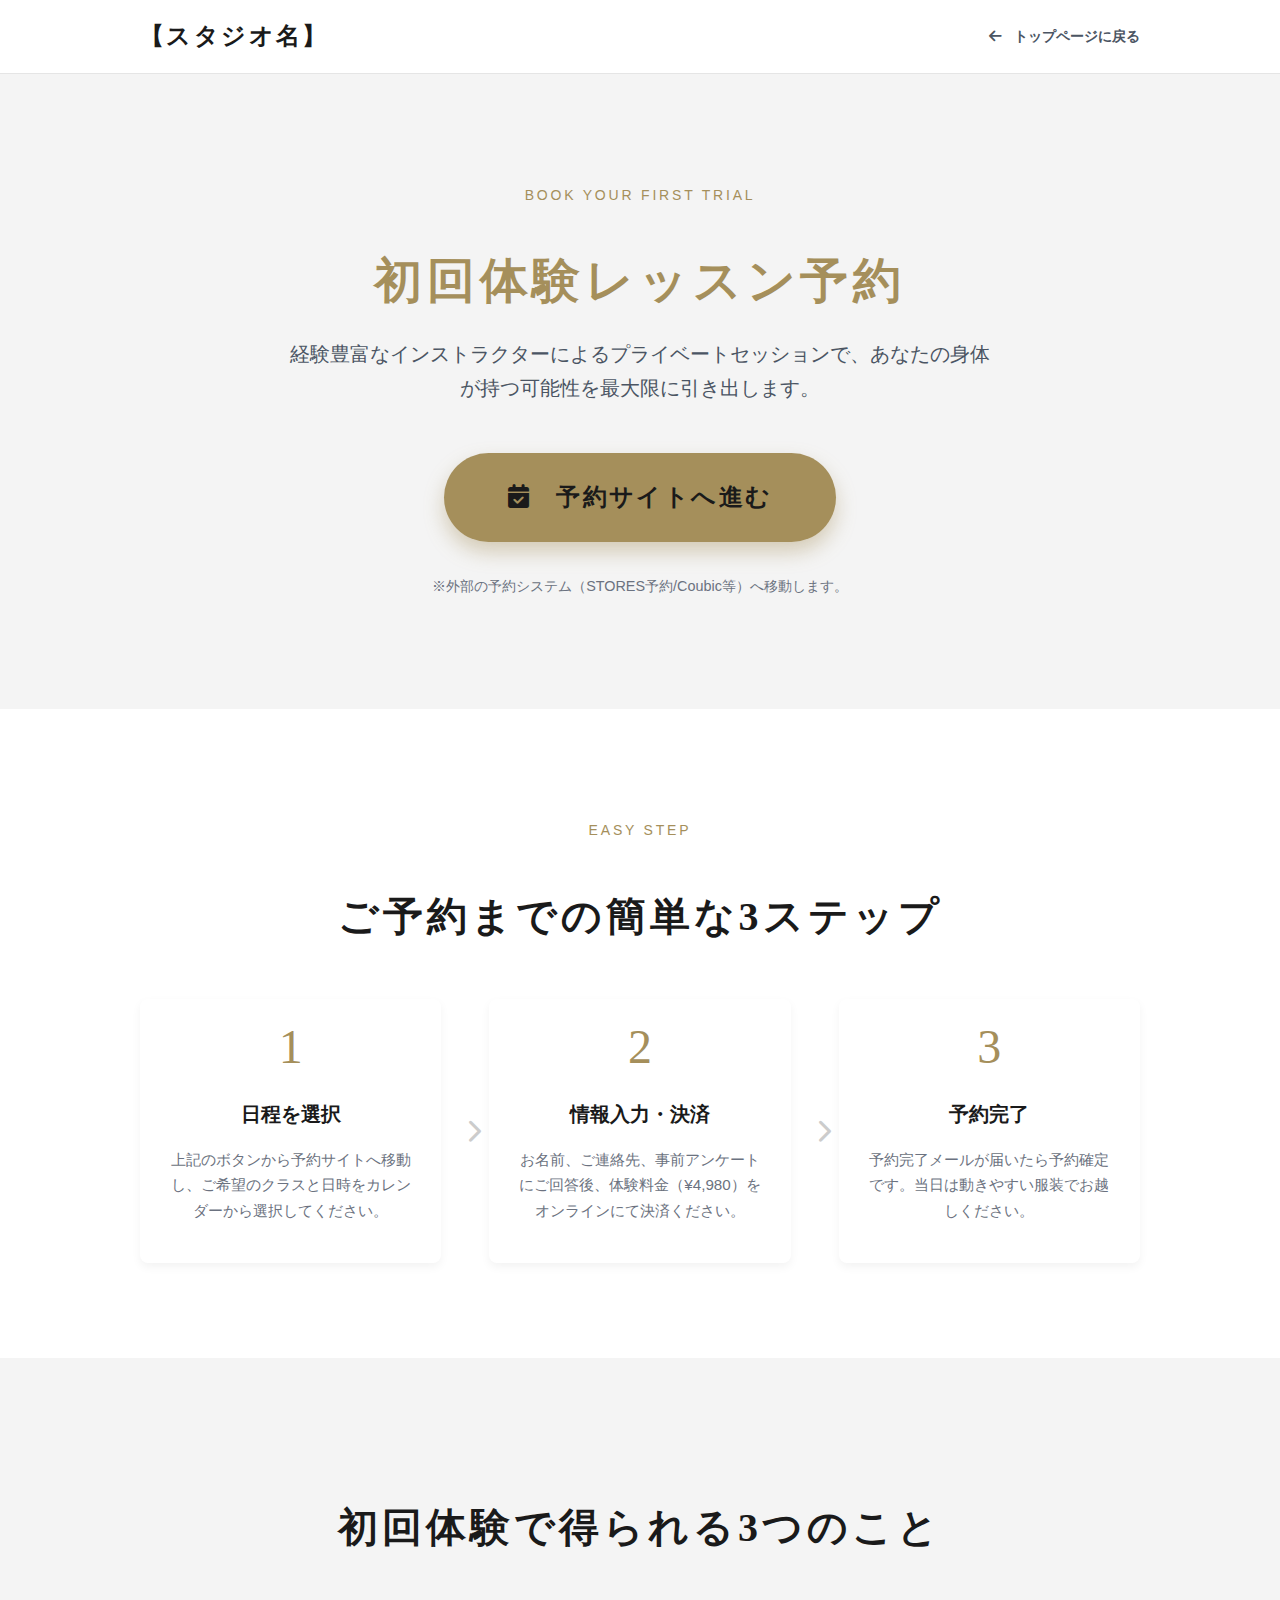
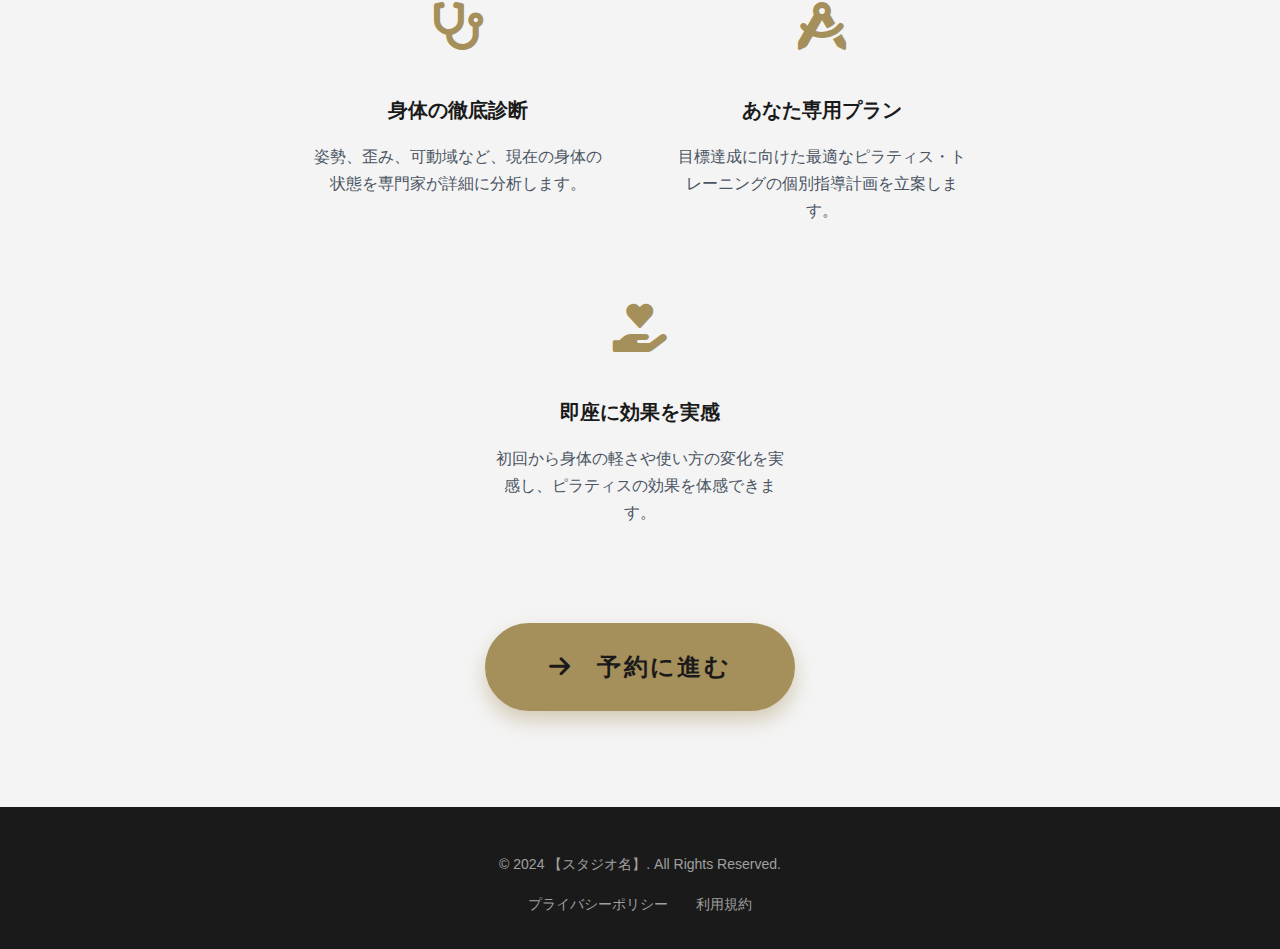
<file: booking.html>
<!DOCTYPE html>
<html lang="ja">
<head>
    <meta charset="UTF-8">
    <meta name="viewport" content="width=device-width, initial-scale=1.0">
    <title>【スタジオ名】 - ご予約・初回体験</title>
    <meta name="description" content="恵比寿のプライベートマシンピラティススタジオ【スタジオ名】の初回体験レッスンご予約ページ。今すぐ予約して、エレガントな変化を始めましょう。">
    <!-- Font Awesome for Icons -->
    <link rel="stylesheet" href="https://cdnjs.cloudflare.com/ajax/libs/font-awesome/6.0.0-beta3/css/all.min.css">
    <style>
        /* =======================================
           カスタム変数と基本スタイル
           ======================================= */
        :root {
            --color-primary: #1a1a1a; /* 濃いグレー */
            --color-secondary: #f4f4f4; /* 薄いグレー */
            --color-accent: #A58F5B; /* ダスティゴールド */
            --color-light: #ffffff;
            --font-sans: 'Inter', 'Noto Sans JP', sans-serif;
            --font-serif: 'Times New Roman', 'Noto Serif JP', serif;
        }

        body {
            font-family: var(--font-sans);
            color: var(--color-primary);
            background-color: var(--color-light);
            line-height: 1.7;
            margin: 0;
            padding: 0;
            -webkit-font-smoothing: antialiased;
            -moz-osx-font-smoothing: grayscale;
        }

        a {
            text-decoration: none;
            color: inherit;
        }

        .max-width-container {
            max-width: 1000px; /* Bookingページはやや狭めに設定 */
            margin: 0 auto;
            padding-left: 1rem;
            padding-right: 1rem;
        }

        /* セクション共通スタイル */
        .section-padding {
            padding-top: 4rem;
            padding-bottom: 4rem;
        }
        @media (min-width: 768px) {
            .section-padding {
                padding-top: 6rem;
                padding-bottom: 6rem;
            }
        }
        
        .text-center { text-align: center; }

        .section-title {
            font-family: var(--font-serif);
            font-size: 2.5rem;
            color: var(--color-primary);
            margin-bottom: 2rem;
            letter-spacing: 0.1em;
        }
        @media (max-width: 768px) {
             .section-title {
                font-size: 2rem;
                margin-bottom: 1.5rem;
             }
        }

        .section-catch {
            font-size: 0.875rem;
            letter-spacing: 0.2em;
            color: var(--color-accent);
            text-transform: uppercase;
            margin-bottom: 0.5rem;
        }
        .text-gray {
             color: #4b5563;
        }
        .bg-gray-light {
            background-color: var(--color-secondary);
        }
        
        /* =======================================
           ヘッダー・フッター (Navはシンプル化)
           ======================================= */
        .header-main {
            border-bottom: 1px solid rgba(0, 0, 0, 0.1);
            background-color: var(--color-light);
            position: sticky;
            top: 0;
            z-index: 50;
        }
        .header-content {
            display: flex;
            justify-content: space-between;
            align-items: center;
            padding-top: 1rem;
            padding-bottom: 1rem;
        }
        .logo {
            font-size: 1.5rem;
            font-weight: 700;
            letter-spacing: 0.1em;
            color: #1a1a1a;
            font-family: var(--font-serif);
        }

        .back-link {
            font-size: 0.9rem;
            font-weight: 600;
            color: #4b5563;
            transition: color 0.3s;
        }
        .back-link:hover {
            color: var(--color-accent);
        }
        
        .footer {
            background-color: #1a1a1a;
            color: #a0a0a0;
            padding: 2rem 0;
            font-size: 0.875rem;
            text-align: center;
        }
        .footer-links a {
            margin: 0 0.75rem;
            transition: color 0.3s;
        }
        .footer-links a:hover {
            color: var(--color-light);
        }


        /* =======================================
           メインCTAボタン (強調)
           ======================================= */
        .cta-booking-btn {
            display: inline-block;
            background-color: var(--color-accent);
            color: var(--color-primary);
            padding: 1.5rem 4rem;
            border-radius: 9999px; /* Pill shape */
            font-size: 1.5rem;
            font-weight: 800;
            letter-spacing: 0.1em;
            transition: background-color 0.3s ease, transform 0.2s ease, box-shadow 0.3s ease;
            box-shadow: 0 10px 20px rgba(165, 143, 91, 0.4);
            animation: pulse 2s infinite;
        }
        .cta-booking-btn:hover {
            background-color: #C1A76E;
            transform: translateY(-4px);
            box-shadow: 0 15px 30px rgba(165, 143, 91, 0.6);
            animation: none;
        }

        @keyframes pulse {
            0% { box-shadow: 0 0 0 0 rgba(165, 143, 91, 0.4); }
            70% { box-shadow: 0 0 0 15px rgba(165, 143, 91, 0); }
            100% { box-shadow: 0 0 0 0 rgba(165, 143, 91, 0); }
        }
        @media (max-width: 640px) {
            .cta-booking-btn {
                font-size: 1.25rem;
                padding: 1.25rem 3rem;
            }
        }
        
        /* =======================================
           予約ステップ
           ======================================= */
        .step-grid {
            display: grid;
            grid-template-columns: 1fr;
            gap: 2rem;
            margin-top: 3rem;
        }
        @media (min-width: 768px) {
            .step-grid {
                grid-template-columns: repeat(3, 1fr);
                gap: 3rem;
            }
        }

        .step-item {
            text-align: center;
            padding: 1.5rem;
            border-radius: 0.5rem;
            background-color: var(--color-light);
            box-shadow: 0 4px 10px rgba(0, 0, 0, 0.05);
            position: relative;
        }

        .step-number {
            font-size: 3rem;
            font-family: var(--font-serif);
            color: var(--color-accent);
            line-height: 1;
            margin-bottom: 0.5rem;
        }
        .step-item h4 {
            font-size: 1.25rem;
            font-weight: 700;
            color: var(--color-primary);
            margin-bottom: 0.75rem;
        }
        .step-item p {
            font-size: 0.95rem;
            color: #6b7280;
        }

        /* 矢印 (デスクトップのみ) */
        .step-grid .step-item:not(:last-child)::after {
            content: "\f054"; /* Font Awesome Chevron Right */
            font-family: 'Font Awesome 6 Free';
            font-weight: 900;
            color: #cccccc;
            font-size: 1.5rem;
            position: absolute;
            top: 50%;
            right: -2.5rem;
            transform: translateY(-50%);
            display: none;
        }
        @media (min-width: 768px) {
            .step-grid .step-item:not(:last-child)::after {
                display: block;
            }
        }
    </style>
</head>
<body>

    <!-- 1. ヘッダー (シンプル版) -->
    <header class="header-main">
        <div class="max-width-container header-content">
            <a href="index.html" class="logo">【スタジオ名】</a>
            <a href="index.html" class="back-link">
                <i class="fas fa-arrow-left" style="margin-right: 0.5rem;"></i> トップページに戻る
            </a>
        </div>
    </header>

    <!-- 2. ヒーローCTAセクション -->
    <section class="section-padding text-center" style="background-color: var(--color-secondary);">
        <div class="max-width-container">
            <p class="section-catch">BOOK YOUR FIRST TRIAL</p>
            <h1 class="section-title" style="font-size: 3rem; color: var(--color-accent); margin-bottom: 1rem;">
                初回体験レッスン予約
            </h1>
            <p style="font-size: 1.25rem; max-width: 700px; margin: 0 auto 3rem;" class="text-gray">
                経験豊富なインストラクターによるプライベートセッションで、あなたの身体が持つ可能性を最大限に引き出します。
            </p>
            
            <!-- メイン CTA ボタン -->
            <a href="#external-booking-system" class="cta-booking-btn">
                <i class="fas fa-calendar-check" style="margin-right: 1rem;"></i> 予約サイトへ進む
            </a>

            <p style="margin-top: 2rem; font-size: 0.9rem; color: #6b7280;">
                ※外部の予約システム（STORES予約/Coubic等）へ移動します。
            </p>
        </div>
    </section>

    <!-- 3. 予約ステップガイド -->
    <section class="section-padding">
        <div class="max-width-container text-center">
            <p class="section-catch">EASY STEP</p>
            <h3 class="section-title">ご予約までの簡単な3ステップ</h3>
            
            <div class="step-grid">
                
                <div class="step-item">
                    <div class="step-number">1</div>
                    <h4>日程を選択</h4>
                    <p>上記のボタンから予約サイトへ移動し、ご希望のクラスと日時をカレンダーから選択してください。</p>
                </div>
                
                <div class="step-item">
                    <div class="step-number">2</div>
                    <h4>情報入力・決済</h4>
                    <p>お名前、ご連絡先、事前アンケートにご回答後、体験料金（¥4,980）をオンラインにて決済ください。</p>
                </div>
                
                <div class="step-item">
                    <div class="step-number">3</div>
                    <h4>予約完了</h4>
                    <p>予約完了メールが届いたら予約確定です。当日は動きやすい服装でお越しください。</p>
                </div>

            </div>
        </div>
    </section>

    <!-- 4. 初回体験の価値 -->
    <section class="section-padding bg-gray-light" style="margin-top: -1px;">
        <div class="max-width-container text-center">
            <h3 class="section-title" style="margin-bottom: 1.5rem;">初回体験で得られる3つのこと</h3>
            
            <div style="display: flex; flex-wrap: wrap; justify-content: center; gap: 2rem;">
                <div style="max-width: 300px; padding: 1rem;">
                    <i class="fas fa-stethoscope fa-3x" style="color: var(--color-accent); margin-bottom: 1rem;"></i>
                    <h4 style="font-size: 1.25rem; margin-bottom: 0.5rem;">身体の徹底診断</h4>
                    <p class="text-gray">姿勢、歪み、可動域など、現在の身体の状態を専門家が詳細に分析します。</p>
                </div>
                <div style="max-width: 300px; padding: 1rem;">
                    <i class="fas fa-drafting-compass fa-3x" style="color: var(--color-accent); margin-bottom: 1rem;"></i>
                    <h4 style="font-size: 1.25rem; margin-bottom: 0.5rem;">あなた専用プラン</h4>
                    <p class="text-gray">目標達成に向けた最適なピラティス・トレーニングの個別指導計画を立案します。</p>
                </div>
                <div style="max-width: 300px; padding: 1rem;">
                    <i class="fas fa-hand-holding-heart fa-3x" style="color: var(--color-accent); margin-bottom: 1rem;"></i>
                    <h4 style="font-size: 1.25rem; margin-bottom: 0.5rem;">即座に効果を実感</h4>
                    <p class="text-gray">初回から身体の軽さや使い方の変化を実感し、ピラティスの効果を体感できます。</p>
                </div>
            </div>

            <!-- リマインダーCTA -->
            <a href="#external-booking-system" class="cta-booking-btn" style="margin-top: 4rem;">
                <i class="fas fa-arrow-right" style="margin-right: 1rem;"></i> 予約に進む
            </a>

        </div>
    </section>

    <!-- 5. フッター -->
    <footer class="footer">
        <div class="max-width-container">
            <p class="footer-copyright" style="margin-bottom: 1rem;">© 2024 【スタジオ名】. All Rights Reserved.</p>
            <div class="footer-links">
                <a href="privacy.html">プライバシーポリシー</a>
                <a href="terms.html">利用規約</a>
            </div>
        </div>
    </footer>

</body>
</html>
</file>
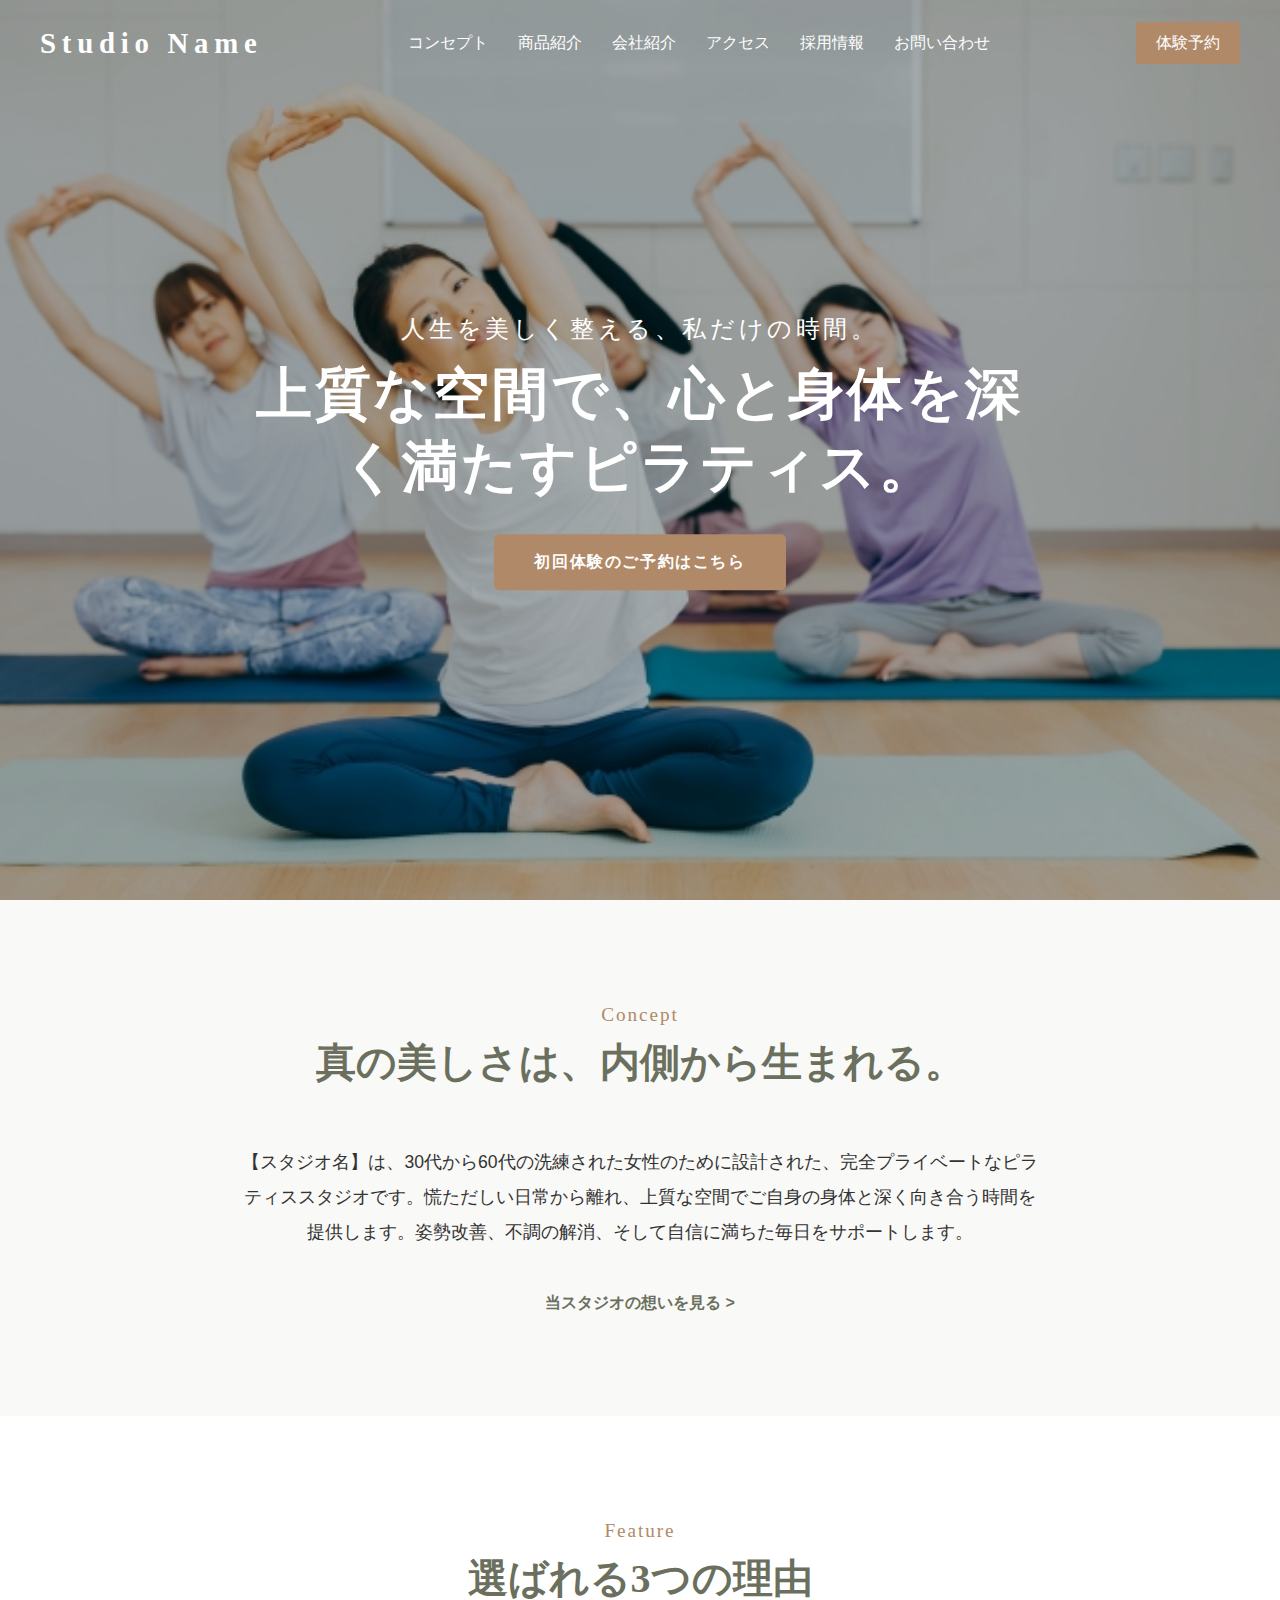
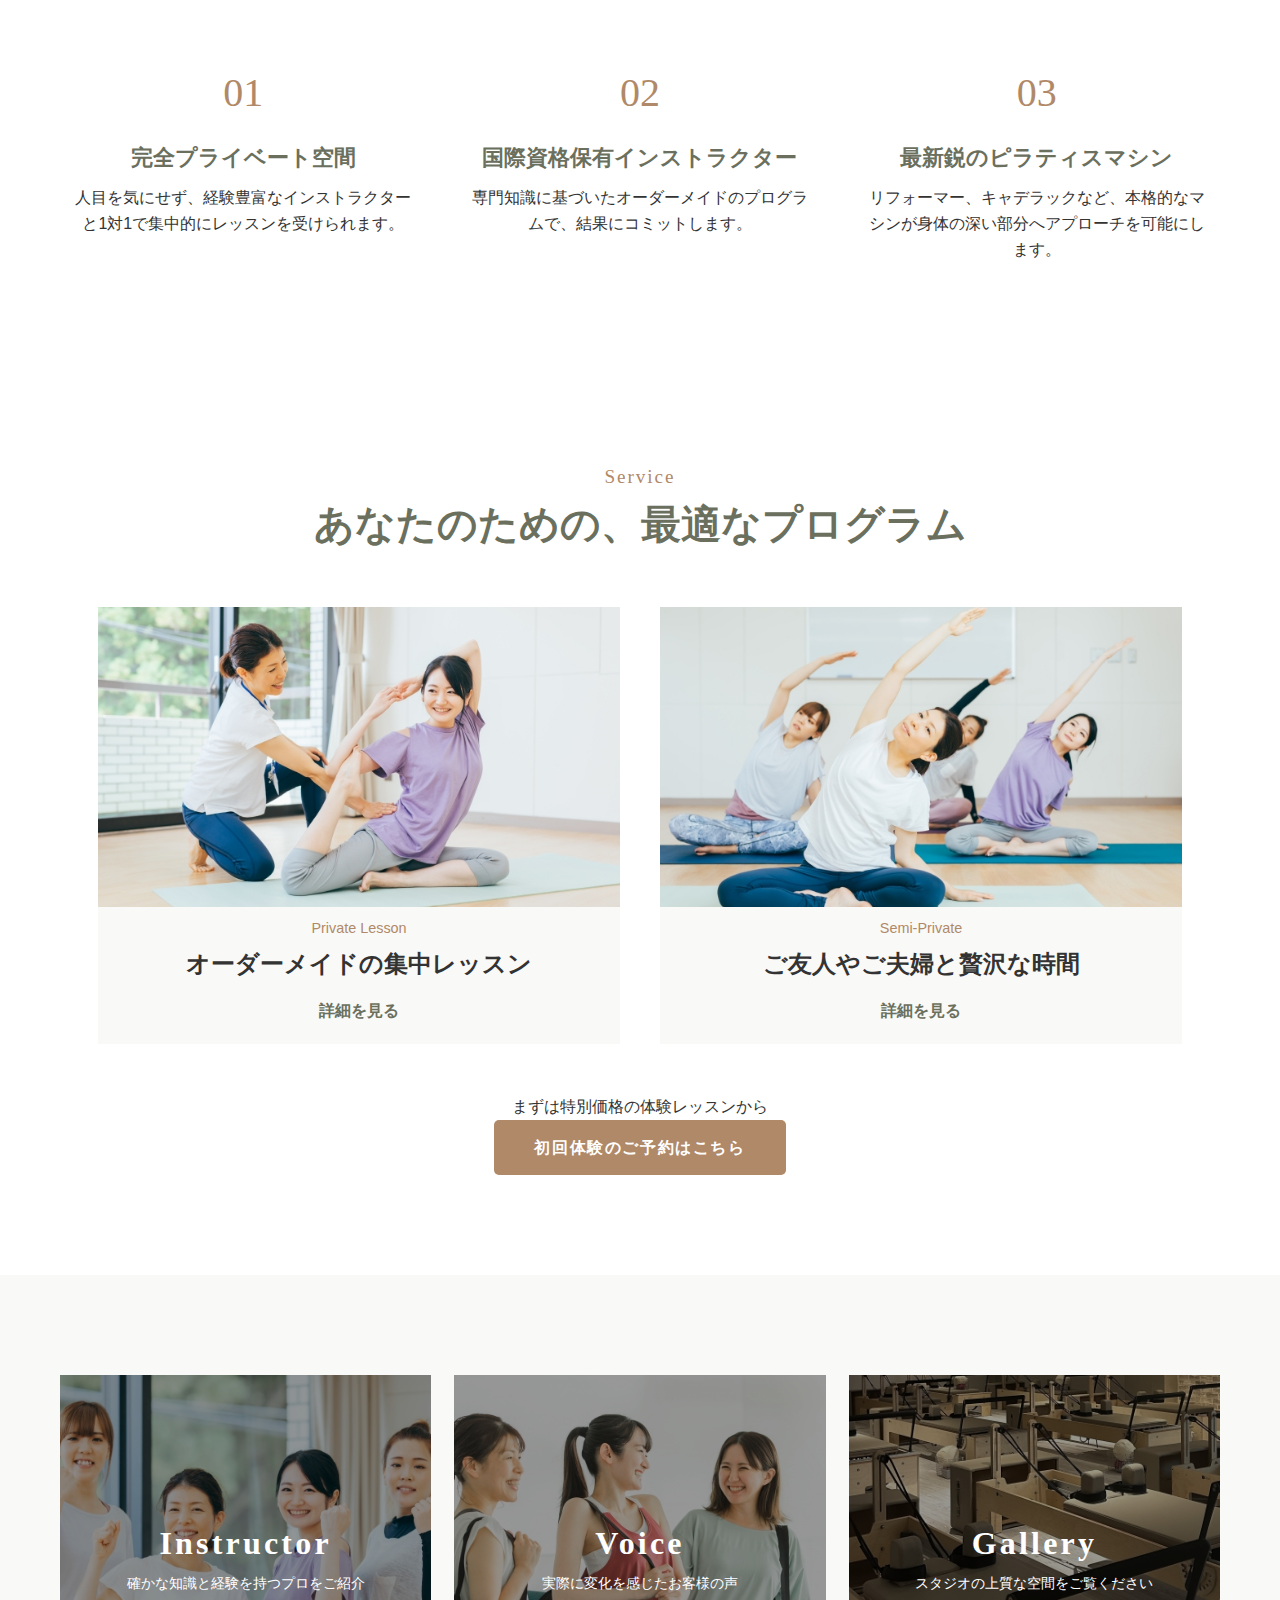
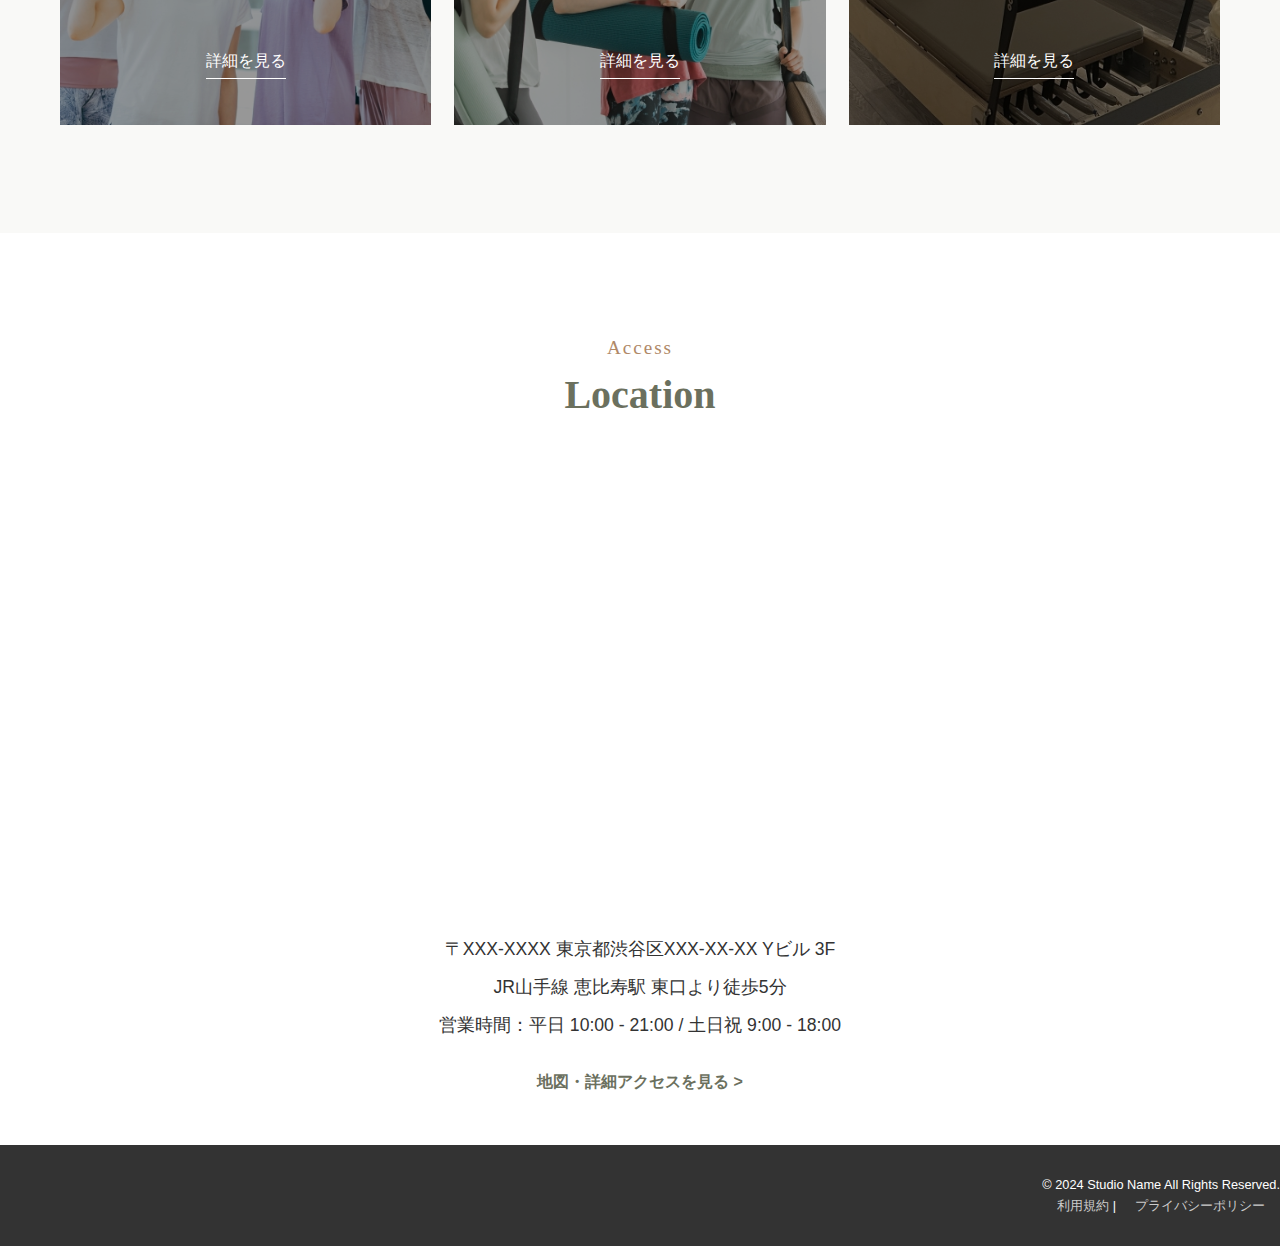
<file: index_.html>
<!DOCTYPE html>
<html lang="ja">
<head>
    <meta charset="UTF-8">
    <meta name="viewport" content="width=device-width, initial-scale=1.0">
    <title>【スタジオ名】 | 人生を美しく整える、私だけのピラティス</title>
    <link rel="stylesheet" href="style.css">
    </head>
<body>

    <header class="header">
        <div class="header-inner">
            <h1 class="logo">Studio Name</h1>
            <nav class="gnav">
                <ul>
                    <li><a href="#concept">コンセプト</a></li>
                    <li><a href="service.html">商品紹介</a></li>
                    <li><a href="about.html">会社紹介</a></li>
                    <li><a href="access.html">アクセス</a></li>
                    <li><a href="recruit.html">採用情報</a></li>
                    <li><a href="contact.html" class="cta-btn-small">お問い合わせ</a></li>
                </ul>
            </nav>
            <a href="booking.html" class="cta-booking">体験予約</a>
        </div>
    </header>

    <section class="hero">
        <div class="hero-image">
            <img src="images/hero-image.jpg" alt="上質な空間でピラティスを行う女性">
        </div>
        <div class="hero-content">
            <p class="tagline">人生を美しく整える、私だけの時間。</p>
            <h2>上質な空間で、心と身体を深く満たすピラティス。</h2>
            <a href="booking.html" class="cta-btn large">初回体験のご予約はこちら</a>
        </div>
    </section>

    <main>
        <section id="concept" class="section concept">
            <div class="inner">
                <p class="section-catch">Concept</p>
                <h3 class="section-title">真の美しさは、内側から生まれる。</h3>
                <p class="text">【スタジオ名】は、30代から60代の洗練された女性のために設計された、完全プライベートなピラティススタジオです。慌ただしい日常から離れ、上質な空間でご自身の身体と深く向き合う時間を提供します。姿勢改善、不調の解消、そして自信に満ちた毎日をサポートします。</p>
                <a href="about.html" class="link-text">当スタジオの想いを見る ></a>
            </div>
        </section>

        <section class="section features">
            <div class="inner">
                <p class="section-catch">Feature</p>
                <h3 class="section-title">選ばれる3つの理由</h3>
                <div class="feature-list">
                    <div class="feature-item">
                        <div class="icon">01</div>
                        <h4>完全プライベート空間</h4>
                        <p>人目を気にせず、経験豊富なインストラクターと1対1で集中的にレッスンを受けられます。</p>
                    </div>
                    <div class="feature-item">
                        <div class="icon">02</div>
                        <h4>国際資格保有インストラクター</h4>
                        <p>専門知識に基づいたオーダーメイドのプログラムで、結果にコミットします。</p>
                    </div>
                    <div class="feature-item">
                        <div class="icon">03</div>
                        <h4>最新鋭のピラティスマシン</h4>
                        <p>リフォーマー、キャデラックなど、本格的なマシンが身体の深い部分へアプローチを可能にします。</p>
                    </div>
                </div>
            </div>
        </section>

        <section class="section service">
            <div class="inner">
                <p class="section-catch">Service</p>
                <h3 class="section-title">あなたのための、最適なプログラム</h3>
                
                <div class="service-cards two-columns">
                    <div class="card private">
                        <img src="images/private-image.jpg" alt="プライベートレッスン">
                        <p>Private Lesson</p>
                        <h4>オーダーメイドの集中レッスン</h4>
                        <a href="service.html#private" class="cta-link">詳細を見る</a>
                    </div>
                    
                    <div class="card semi-private">
                        <img src="images/semi-private-image.jpg" alt="セミプライベートレッスン">
                        <p>Semi-Private</p>
                        <h4>ご友人やご夫婦と贅沢な時間</h4>
                        <a href="service.html#semi" class="cta-link">詳細を見る</a>
                    </div>
                    
                    </div>
                
                <div class="cta-bottom">
                    <p>まずは特別価格の体験レッスンから</p>
                    <a href="booking.html" class="cta-btn primary">初回体験のご予約はこちら</a>
                </div>
            </div>
        </section>

        <section class="section links-group">
            <div class="inner">
                <div class="link-item instructor">
                    <img src="images/instructor-link.jpg" alt="インストラクター">
                    <h4>Instructor</h4>
                    <p>確かな知識と経験を持つプロをご紹介</p>
                    <a href="instructor.html" class="cta-link">詳細を見る</a>
                </div>
                <div class="link-item voice">
                    <img src="images/voice-link.jpg" alt="お客様の声">
                    <h4>Voice</h4>
                    <p>実際に変化を感じたお客様の声</p>
                    <a href="voice.html" class="cta-link">詳細を見る</a>
                </div>
                <div class="link-item gallery">
                    <img src="images/gallery-link.jpg" alt="スタジオギャラリー">
                    <h4>Gallery</h4>
                    <p>スタジオの上質な空間をご覧ください</p>
                    <a href="gallery.html" class="cta-link">詳細を見る</a>
                </div>
            </div>
        </section>

        <section class="section access-info">
            <div class="inner">
                <p class="section-catch">Access</p>
                <h3 class="section-title">Location</h3>
                
                <div class="map-container">
                    <iframe 
                        src="https://www.google.com/maps/embed?pb=!1m18!1m12!1m3!1d3242.397507884853!2d139.71120017578596!3d35.64257677259982!2m3!1f0!2f0!3f0!3m2!1i1024!2i768!4f13.1!3m3!1m2!1s0x60188b15d77d1725%3A0xb5bcd9d507694b0e!2z5oG15q-U5a-_44Ks44O844OH44Oz44OX44Os44Kk44K544K_44Ov44O8!5e0!3m2!1sja!2sjp!4v1760545102713!5m2!1sja!2sjp" 
                        width="100%" 
                        height="450" 
                        style="border:0;" 
                        allowfullscreen="" 
                        loading="lazy" 
                        referrerpolicy="no-referrer-when-downgrade">
                    </iframe>
                </div>
                
                <div class="info-details">
                    <p>〒XXX-XXXX 東京都渋谷区XXX-XX-XX Yビル 3F</p>
                    <p>JR山手線 恵比寿駅 東口より徒歩5分</p>
                    <p>営業時間：平日 10:00 - 21:00 / 土日祝 9:00 - 18:00</p>
                </div>
                <a href="access.html" class="link-text">地図・詳細アクセスを見る ></a>
            </div>
        </section>
    </main>

    <footer class="footer">
        <div class="footer-inner">
            <div class="footer-nav">
                </div>
            <div class="company-info">
                <p>© 2024 Studio Name All Rights Reserved.</p>
                <p><a href="terms.html">利用規約</a> | <a href="privacy.html">プライバシーポリシー</a></p>
            </div>
        </div>
    </footer>

</body>
</html>
</file>
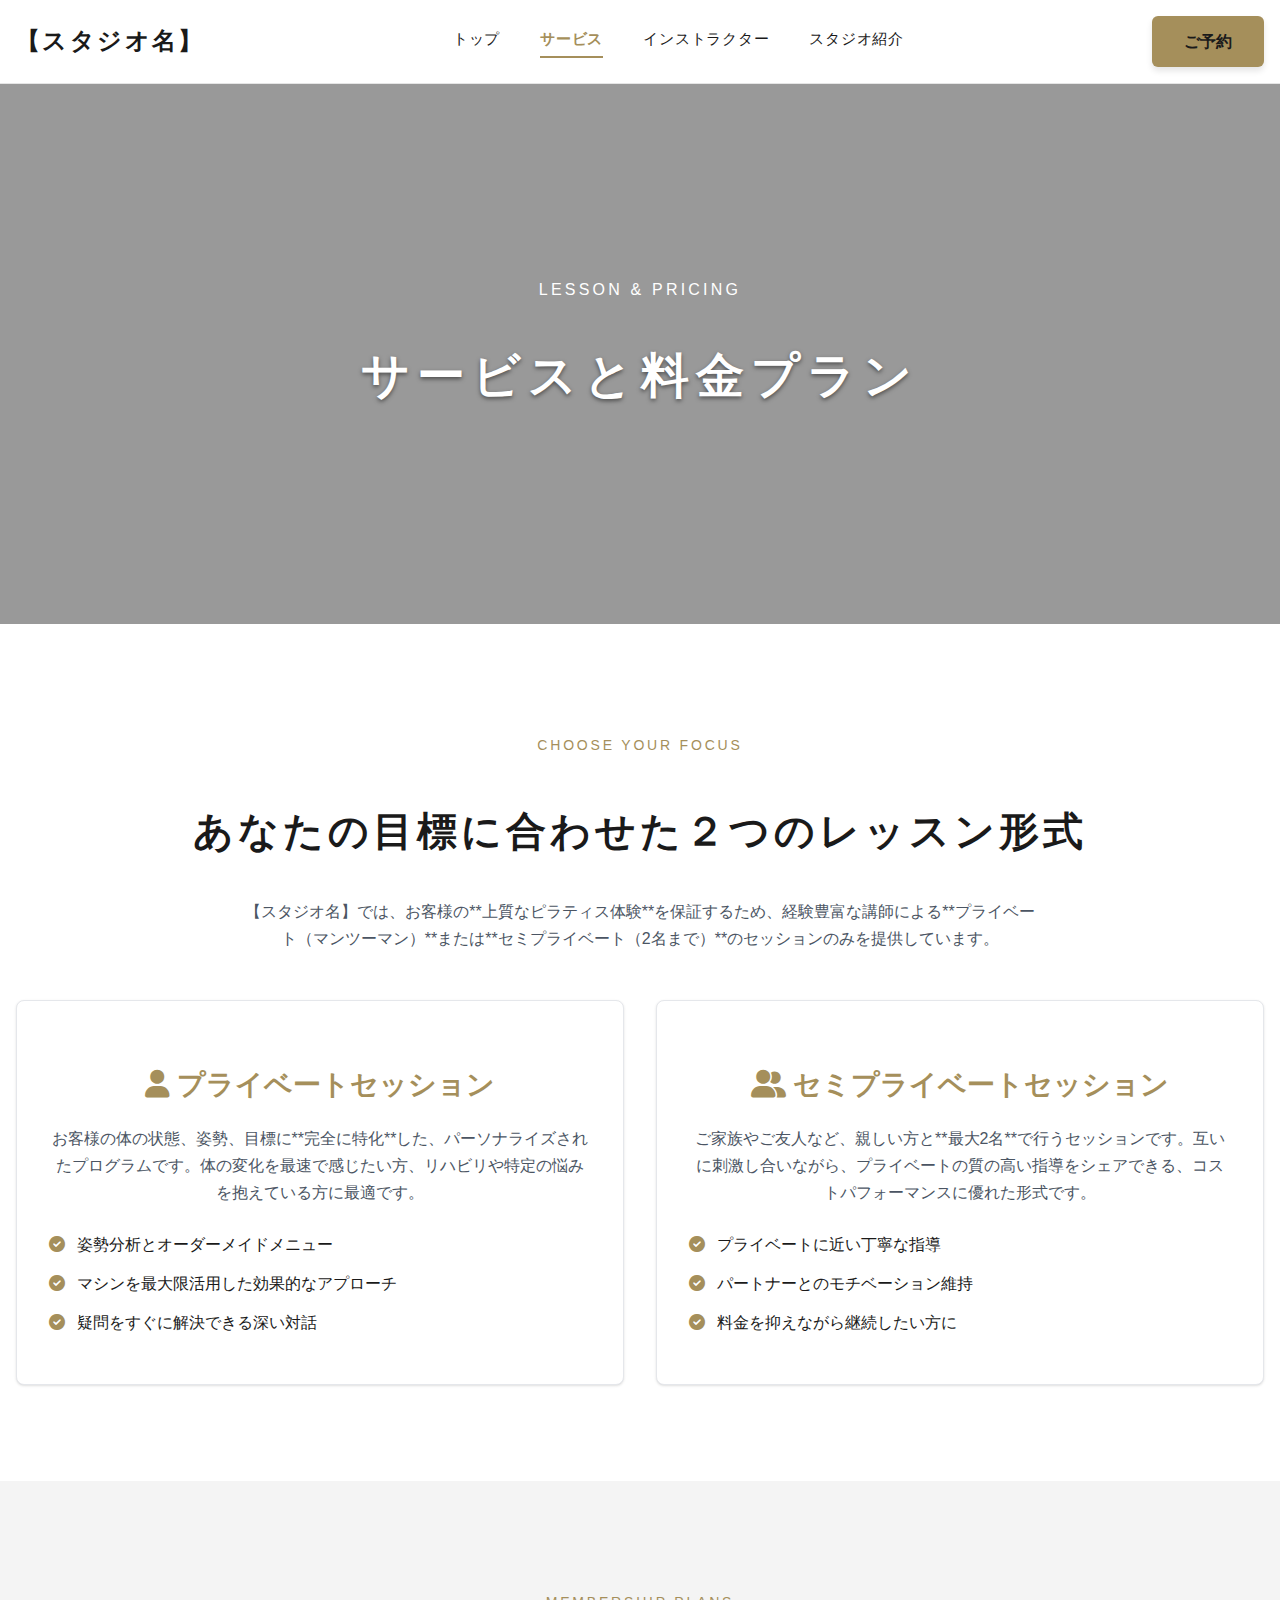
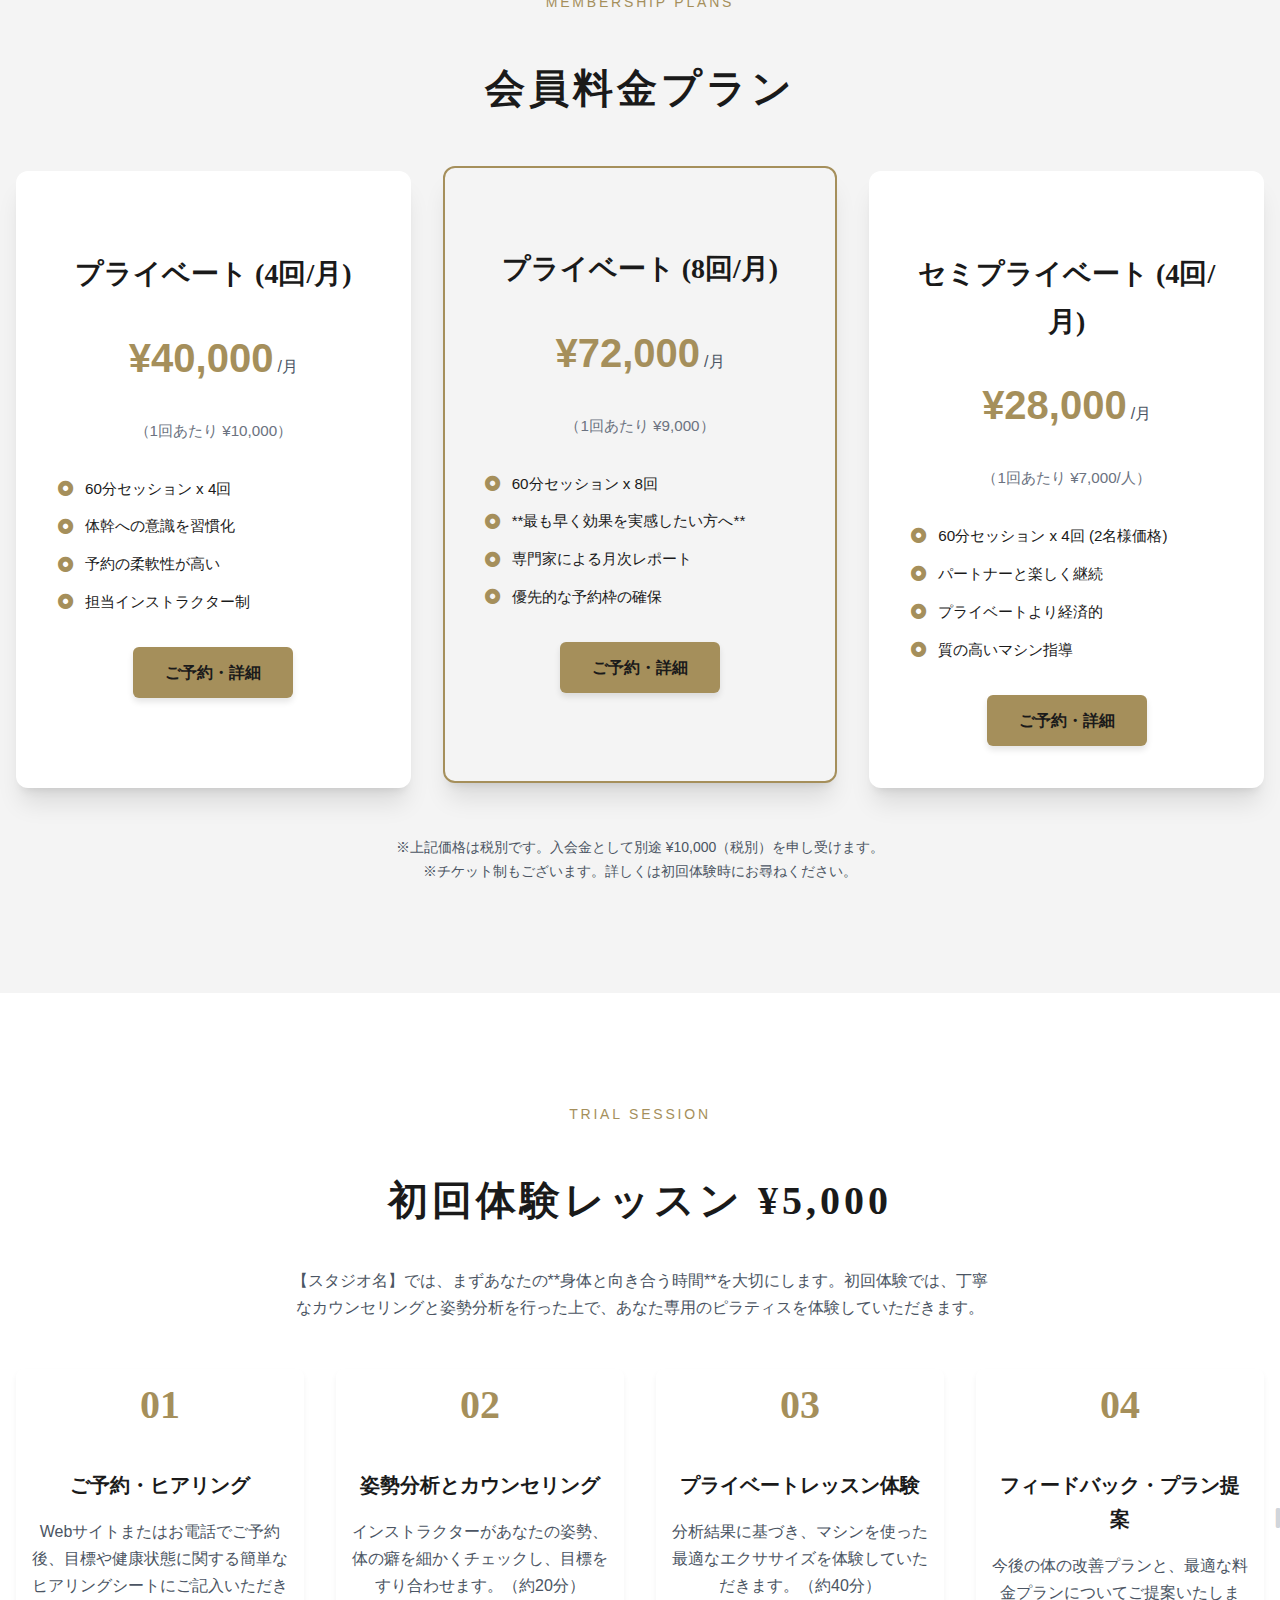
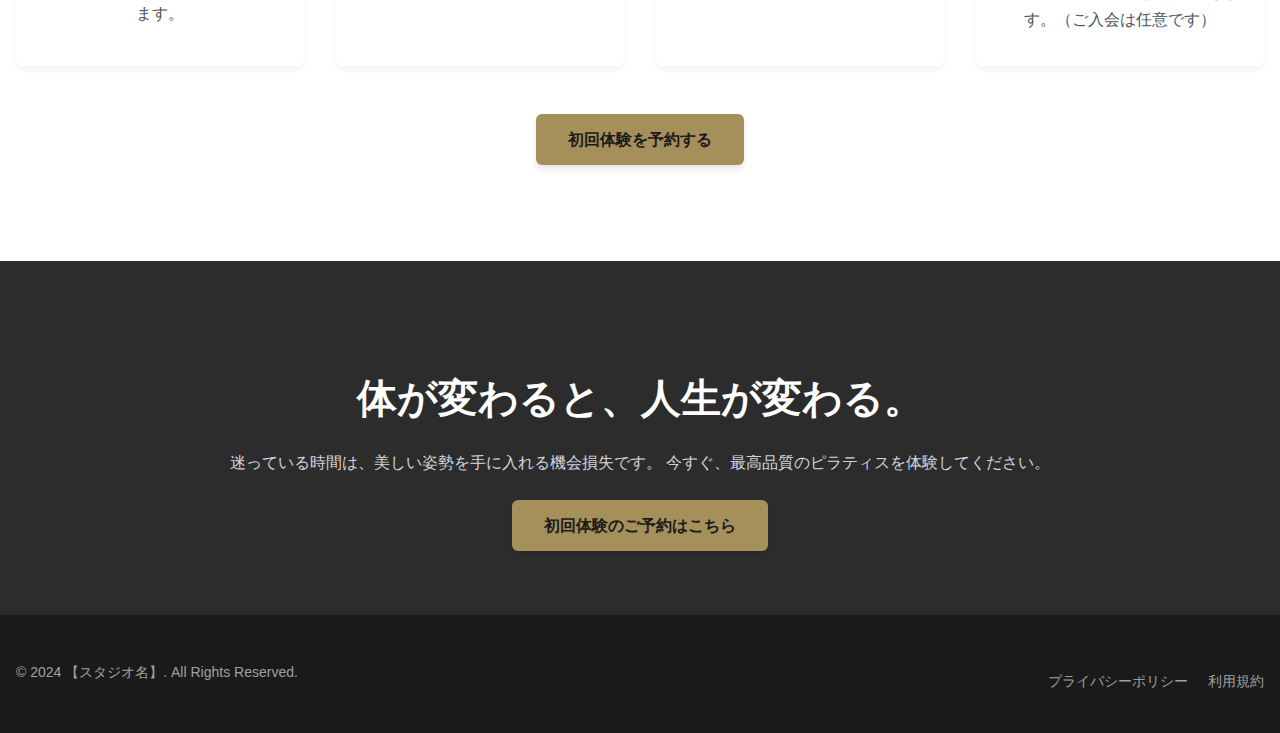
<file: service.html>
<!DOCTYPE html>
<html lang="ja">
<head>
    <meta charset="UTF-8">
    <meta name="viewport" content="width=device-width, initial-scale=1.0">
    <title>【スタジオ名】 - サービスと料金</title>
    <!-- Font Awesome for Icons -->
    <link rel="stylesheet" href="https://cdnjs.cloudflare.com/ajax/libs/font-awesome/6.0.0-beta3/css/all.min.css">
    <style>
        /* =======================================
           カスタム変数と基本スタイル
           ======================================= */
        :root {
            --color-primary: #1a1a1a; /* 濃いグレー */
            --color-secondary: #f4f4f4; /* 薄いグレー */
            --color-accent: #A58F5B; /* ダスティゴールド */
            --color-light: #ffffff;
            --font-sans: 'Inter', 'Noto Sans JP', sans-serif;
            --font-serif: 'Times New Roman', 'Noto Serif JP', serif;
        }

        body {
            font-family: var(--font-sans);
            color: var(--color-primary);
            background-color: var(--color-light);
            line-height: 1.7;
            margin: 0;
            padding: 0;
            -webkit-font-smoothing: antialiased;
            -moz-osx-font-smoothing: grayscale;
        }

        a {
            text-decoration: none;
            color: inherit;
        }

        .max-width-container {
            max-width: 1280px; /* 7xl相当 */
            margin: 0 auto;
            padding-left: 1rem;
            padding-right: 1rem;
        }

        /* セクション共通スタイル */
        .section-padding {
            padding-top: 4rem;
            padding-bottom: 4rem;
        }
        @media (min-width: 768px) {
            .section-padding {
                padding-top: 6rem;
                padding-bottom: 6rem;
            }
        }
        
        .text-center { text-align: center; }

        .section-title {
            font-family: var(--font-serif);
            font-size: 2.5rem;
            color: var(--color-primary);
            margin-bottom: 2rem;
            letter-spacing: 0.1em;
        }

        .section-catch {
            font-size: 0.875rem;
            letter-spacing: 0.2em;
            color: var(--color-accent);
            text-transform: uppercase;
            margin-bottom: 0.5rem;
        }

        /* =======================================
           ヘッダー・フッター
           ======================================= */
        .header-main {
            border-bottom: 1px solid rgba(0, 0, 0, 0.1);
            background-color: var(--color-light);
            position: sticky;
            top: 0;
            z-index: 50;
        }
        .header-content {
            display: flex;
            justify-content: space-between;
            align-items: center;
            padding-top: 1rem;
            padding-bottom: 1rem;
        }
        .logo {
            font-size: 1.5rem;
            font-weight: 700;
            letter-spacing: 0.1em;
            color: #1a1a1a;
            font-family: var(--font-serif);
        }

        /* ナビゲーションリンクのスタイル */
        .nav-links ul {
            list-style: none;
            padding: 0;
            margin: 0;
            display: flex;
        }

        .nav-links li {
            margin: 0 1.25rem; /* リンク間のスペース */
        }

        .nav-links a {
            font-size: 0.95rem;
            font-weight: 500;
            color: var(--color-primary);
            padding-bottom: 0.25rem;
            border-bottom: 2px solid transparent;
            transition: border-color 0.3s, color 0.3s;
            letter-spacing: 0.05em;
            display: block;
        }

        .nav-links a:hover {
            border-bottom-color: var(--color-accent);
        }

        .nav-links .active a {
            color: var(--color-accent);
            border-bottom-color: var(--color-accent);
            font-weight: 600;
        }

        @media (max-width: 1024px) {
            .nav-links {
                /* モバイルではナビゲーションを非表示 */
                display: none;
            }
            .header-content {
                justify-content: space-between;
            }
        }


        .footer {
            background-color: #1a1a1a;
            color: #a0a0a0;
            padding: 2rem 0;
            font-size: 0.875rem;
        }
        .footer-content {
            display: flex;
            flex-direction: column;
            justify-content: space-between;
            align-items: center;
        }
        .footer-links a {
            margin-left: 1rem;
            transition: color 0.3s;
        }
        .footer-links a:hover {
            color: var(--color-light);
        }
        @media (min-width: 768px) {
            .footer-content {
                flex-direction: row;
            }
            .footer-copyright {
                margin-bottom: 0;
            }
        }


        /* =======================================
           CTAボタン
           ======================================= */
        .cta-btn-primary {
            display: inline-block;
            background-color: var(--color-accent);
            color: var(--color-primary);
            padding: 0.75rem 2rem;
            border-radius: 0.375rem;
            font-weight: 700;
            transition: background-color 0.3s ease, transform 0.2s ease;
            box-shadow: 0 4px 6px rgba(0, 0, 0, 0.1);
        }
        .cta-btn-primary:hover {
            background-color: #C1A76E;
            transform: translateY(-2px);
        }
        
        /* =======================================
           ヒーローセクション
           ======================================= */
        .service-hero {
            height: 60vh;
            min-height: 400px;
            background-image: url('https://placehold.co/1920x1080/404040/A58F5B?text=Pilates+Machine+Room');
            background-size: cover;
            background-position: center;
            position: relative;
            display: flex;
            align-items: center;
            justify-content: center;
            color: var(--color-light);
        }
        .service-hero::after {
            content: '';
            position: absolute;
            top: 0;
            left: 0;
            width: 100%;
            height: 100%;
            background-color: rgba(0, 0, 0, 0.4);
            z-index: 1;
        }
        .hero-text-content {
            z-index: 2;
            padding: 0 1rem;
        }
        .hero-text-content p {
            font-size: 1rem;
            letter-spacing: 0.2em;
            margin-bottom: 1rem;
        }
        .hero-text-content h1 {
            font-family: var(--font-serif);
            font-size: 3rem;
            letter-spacing: 0.15em;
            text-shadow: 0 2px 4px rgba(0, 0, 0, 0.5);
        }
        @media (max-width: 768px) {
            .hero-text-content h1 {
                font-size: 2rem;
            }
        }

        /* =======================================
           プラン概要セクション
           ======================================= */
        .plan-overview-grid {
            display: grid;
            grid-template-columns: 1fr;
            gap: 2rem;
            margin-top: 3rem;
        }
        @media (min-width: 768px) {
            .plan-overview-grid {
                grid-template-columns: repeat(2, 1fr);
            }
        }

        .plan-card {
            background-color: var(--color-light);
            padding: 2rem;
            border-radius: 0.5rem;
            border: 1px solid #e5e7eb;
            box-shadow: 0 1px 3px 0 rgba(0, 0, 0, 0.1), 0 1px 2px -1px rgba(0, 0, 0, 0.1);
        }
        .plan-card h3 {
            font-family: var(--font-serif);
            font-size: 1.75rem;
            color: var(--color-accent);
            margin-bottom: 0.75rem;
        }
        .plan-card p {
            color: #4b5563;
        }
        .plan-card ul {
            list-style: none;
            padding: 0;
            margin-top: 1.5rem;
        }
        .plan-card li {
            display: flex;
            align-items: center;
            margin-bottom: 0.75rem;
            color: var(--color-primary);
            font-weight: 500;
        }
        .plan-card li i {
            color: var(--color-accent);
            margin-right: 0.75rem;
        }

        /* =======================================
           料金テーブル
           ======================================= */
        .pricing-table-container {
            margin-top: 3rem;
            display: grid;
            grid-template-columns: 1fr;
            gap: 2rem;
        }
        @media (min-width: 1024px) {
            .pricing-table-container {
                grid-template-columns: repeat(3, 1fr);
            }
        }

        .pricing-plan {
            background-color: var(--color-light);
            border-radius: 0.75rem;
            padding: 2.5rem;
            box-shadow: 0 20px 25px -5px rgba(0, 0, 0, 0.1), 0 8px 10px -6px rgba(0, 0, 0, 0.1);
            transition: transform 0.3s ease, border 0.3s ease;
            border: 2px solid transparent;
            text-align: center;
        }

        .pricing-plan.featured {
            border-color: var(--color-accent);
            background-color: var(--color-secondary);
            transform: translateY(-5px);
        }

        .pricing-plan h4 {
            font-family: var(--font-serif);
            font-size: 1.75rem;
            margin-bottom: 1rem;
            color: var(--color-primary);
        }
        .pricing-plan .price-tag {
            font-size: 2.5rem;
            font-weight: 700;
            color: var(--color-accent);
            line-height: 1;
        }
        .pricing-plan .price-tag small {
            font-size: 1rem;
            font-weight: 500;
            color: #4b5563;
            margin-left: 0.25rem;
        }
        .pricing-plan .sub-text {
            color: #6b7280;
            margin-top: 0.5rem;
            margin-bottom: 2rem;
            font-size: 0.95rem;
        }
        .pricing-plan .benefits {
            list-style: none;
            padding: 0;
            text-align: left;
            margin-bottom: 2rem;
        }
        .pricing-plan .benefits li {
            display: flex;
            align-items: center;
            margin-bottom: 0.75rem;
            font-size: 0.95rem;
        }
        .pricing-plan .benefits li i {
            color: var(--color-accent);
            margin-right: 0.75rem;
        }
        
        .pricing-plan .btn-center {
            margin-top: 2rem;
        }
        
        /* 初回体験セクション */
        .bg-accent-light {
            background-color: var(--color-secondary);
        }

        .trial-flow-grid {
            display: grid;
            grid-template-columns: repeat(1, 1fr);
            gap: 2rem;
            margin-top: 3rem;
            position: relative;
        }

        .flow-step {
            display: flex;
            align-items: flex-start;
            text-align: left;
            padding: 1rem;
            background-color: var(--color-light);
            border-radius: 0.5rem;
            box-shadow: 0 4px 6px rgba(0, 0, 0, 0.05);
        }
        
        .flow-number {
            font-size: 2.5rem;
            font-family: var(--font-serif);
            color: var(--color-accent);
            font-weight: 700;
            margin-right: 1.5rem;
            line-height: 1;
        }
        .flow-content h4 {
            font-size: 1.25rem;
            margin-bottom: 0.5rem;
            color: var(--color-primary);
        }
        .flow-content p {
            color: #4b5563;
        }

        @media (min-width: 768px) {
             .trial-flow-grid {
                grid-template-columns: repeat(3, 1fr);
            }
            .flow-step {
                flex-direction: column;
                text-align: center;
                align-items: center;
            }
            .flow-number {
                margin-right: 0;
                margin-bottom: 1rem;
            }
            .flow-content h4 {
                text-align: center;
            }
            .flow-content p {
                text-align: center;
            }

            /* 流れを示す矢印 */
            .flow-step:not(:last-child)::after {
                content: '\f0da'; /* Font Awesome right arrow */
                font-family: 'Font Awesome 6 Free';
                font-weight: 900;
                position: absolute;
                right: -1.25rem;
                top: 50%;
                transform: translateY(-50%);
                color: #d1d5db; /* gray-300 */
                font-size: 2rem;
                z-index: 10;
                display: none; /* デフォルトは非表示 */
            }
             @media (min-width: 1024px) {
                 .flow-step:not(:last-child)::after {
                    right: auto;
                    left: calc(100% + 0.5rem);
                    display: block;
                 }
                 .trial-flow-grid {
                    grid-template-columns: repeat(4, 1fr); /* 4ステップなので */
                 }
             }
        }
        
        .cta-center {
            text-align: center;
            margin-top: 3rem;
        }


        /* =======================================
           最終CTA
           ======================================= */
        .final-cta-section {
            background-color: #2c2c2c;
            color: var(--color-light);
            padding: 4rem 1rem;
            text-align: center;
        }
        .final-cta-section h3 {
            font-family: var(--font-serif);
            font-size: 2.5rem;
            margin-bottom: 1rem;
        }
        .final-cta-section p {
            color: #d1d5db;
            margin-bottom: 1.5rem;
        }
    </style>
</head>
<body>

    <!-- 1. ヘッダー (一貫性のあるナビゲーション) -->
    <header class="header-main">
        <div class="max-width-container header-content">
            <a href="index.html" class="logo">【スタジオ名】</a>
            
            <nav class="nav-links">
                <ul>
                    <li><a href="index.html">トップ</a></li>
                    <li class="active"><a href="service.html">サービス</a></li>
                    <li><a href="instructors.html">インストラクター</a></li>
                    <li><a href="philosophy.html">スタジオ紹介</a></li>
                </ul>
            </nav>
            
            <a href="booking.html" class="cta-btn-primary">ご予約</a>
        </div>
    </header>

    <!-- 2. ページタイトル (FV) -->
    <div class="service-hero text-center">
        <div class="hero-text-content">
            <p>LESSON & PRICING</p>
            <h1>サービスと料金プラン</h1>
        </div>
    </div>

    <!-- 3. プラン概要 -->
    <section class="section-padding">
        <div class="max-width-container text-center">
            <p class="section-catch">CHOOSE YOUR FOCUS</p>
            <h3 class="section-title">あなたの目標に合わせた２つのレッスン形式</h3>
            <p style="max-width: 800px; margin: 0 auto 3rem; color: #4b5563;">
                【スタジオ名】では、お客様の**上質なピラティス体験**を保証するため、経験豊富な講師による**プライベート（マンツーマン）**または**セミプライベート（2名まで）**のセッションのみを提供しています。
            </p>

            <div class="plan-overview-grid">
                <div class="plan-card">
                    <h3><i class="fas fa-user"></i> プライベートセッション</h3>
                    <p>
                        お客様の体の状態、姿勢、目標に**完全に特化**した、パーソナライズされたプログラムです。体の変化を最速で感じたい方、リハビリや特定の悩みを抱えている方に最適です。
                    </p>
                    <ul>
                        <li><i class="fas fa-check-circle"></i> 姿勢分析とオーダーメイドメニュー</li>
                        <li><i class="fas fa-check-circle"></i> マシンを最大限活用した効果的なアプローチ</li>
                        <li><i class="fas fa-check-circle"></i> 疑問をすぐに解決できる深い対話</li>
                    </ul>
                </div>
                <div class="plan-card">
                    <h3><i class="fas fa-user-friends"></i> セミプライベートセッション</h3>
                    <p>
                        ご家族やご友人など、親しい方と**最大2名**で行うセッションです。互いに刺激し合いながら、プライベートの質の高い指導をシェアできる、コストパフォーマンスに優れた形式です。
                    </p>
                    <ul>
                        <li><i class="fas fa-check-circle"></i> プライベートに近い丁寧な指導</li>
                        <li><i class="fas fa-check-circle"></i> パートナーとのモチベーション維持</li>
                        <li><i class="fas fa-check-circle"></i> 料金を抑えながら継続したい方に</li>
                    </ul>
                </div>
            </div>
        </div>
    </section>
    
    <!-- 4. 料金プラン詳細 -->
    <section class="section-padding bg-accent-light">
        <div class="max-width-container text-center">
            <p class="section-catch">MEMBERSHIP PLANS</p>
            <h3 class="section-title">会員料金プラン</h3>

            <div class="pricing-table-container">

                <!-- プライベート 4回パック -->
                <div class="pricing-plan">
                    <h4>プライベート (4回/月)</h4>
                    <p class="price-tag">¥40,000<small>/月</small></p>
                    <p class="sub-text">（1回あたり ¥10,000）</p>
                    
                    <ul class="benefits">
                        <li><i class="fas fa-dot-circle"></i> 60分セッション x 4回</li>
                        <li><i class="fas fa-dot-circle"></i> 体幹への意識を習慣化</li>
                        <li><i class="fas fa-dot-circle"></i> 予約の柔軟性が高い</li>
                        <li><i class="fas fa-dot-circle"></i> 担当インストラクター制</li>
                    </ul>
                    <div class="btn-center">
                        <a href="booking.html" class="cta-btn-primary">ご予約・詳細</a>
                    </div>
                </div>

                <!-- プライベート 8回パック (おすすめ) -->
                <div class="pricing-plan featured">
                    <h4>プライベート (8回/月)</h4>
                    <p class="price-tag">¥72,000<small>/月</small></p>
                    <p class="sub-text">（1回あたり ¥9,000）</p>
                    
                    <ul class="benefits">
                        <li><i class="fas fa-dot-circle"></i> 60分セッション x 8回</li>
                        <li><i class="fas fa-dot-circle"></i> **最も早く効果を実感したい方へ**</li>
                        <li><i class="fas fa-dot-circle"></i> 専門家による月次レポート</li>
                        <li><i class="fas fa-dot-circle"></i> 優先的な予約枠の確保</li>
                    </ul>
                    <div class="btn-center">
                        <a href="booking.html" class="cta-btn-primary">ご予約・詳細</a>
                    </div>
                </div>
                
                <!-- セミプライベート 4回パック -->
                <div class="pricing-plan">
                    <h4>セミプライベート (4回/月)</h4>
                    <p class="price-tag">¥28,000<small>/月</small></p>
                    <p class="sub-text">（1回あたり ¥7,000/人）</p>
                    
                    <ul class="benefits">
                        <li><i class="fas fa-dot-circle"></i> 60分セッション x 4回 (2名様価格)</li>
                        <li><i class="fas fa-dot-circle"></i> パートナーと楽しく継続</li>
                        <li><i class="fas fa-dot-circle"></i> プライベートより経済的</li>
                        <li><i class="fas fa-dot-circle"></i> 質の高いマシン指導</li>
                    </ul>
                    <div class="btn-center">
                        <a href="booking.html" class="cta-btn-primary">ご予約・詳細</a>
                    </div>
                </div>
            </div>
            
            <p style="margin-top: 3rem; color: #4b5563; font-size: 0.875rem;">
                ※上記価格は税別です。入会金として別途 ¥10,000（税別）を申し受けます。<br>
                ※チケット制もございます。詳しくは初回体験時にお尋ねください。
            </p>
        </div>
    </section>

    <!-- 5. 初回体験レッスン -->
    <section class="section-padding">
        <div class="max-width-container text-center">
            <p class="section-catch">TRIAL SESSION</p>
            <h3 class="section-title">初回体験レッスン ¥5,000</h3>
            
            <p style="max-width: 700px; margin: 0 auto 2rem; color: #4b5563;">
                【スタジオ名】では、まずあなたの**身体と向き合う時間**を大切にします。初回体験では、丁寧なカウンセリングと姿勢分析を行った上で、あなた専用のピラティスを体験していただきます。
            </p>

            <div class="trial-flow-grid">
                <!-- ステップ1 -->
                <div class="flow-step">
                    <span class="flow-number">01</span>
                    <div class="flow-content">
                        <h4>ご予約・ヒアリング</h4>
                        <p>Webサイトまたはお電話でご予約後、目標や健康状態に関する簡単なヒアリングシートにご記入いただきます。</p>
                    </div>
                </div>
                
                <!-- ステップ2 -->
                <div class="flow-step">
                    <span class="flow-number">02</span>
                    <div class="flow-content">
                        <h4>姿勢分析とカウンセリング</h4>
                        <p>インストラクターがあなたの姿勢、体の癖を細かくチェックし、目標をすり合わせます。（約20分）</p>
                    </div>
                </div>
                
                <!-- ステップ3 -->
                <div class="flow-step">
                    <span class="flow-number">03</span>
                    <div class="flow-content">
                        <h4>プライベートレッスン体験</h4>
                        <p>分析結果に基づき、マシンを使った最適なエクササイズを体験していただきます。（約40分）</p>
                    </div>
                </div>

                 <!-- ステップ4 -->
                <div class="flow-step">
                    <span class="flow-number">04</span>
                    <div class="flow-content">
                        <h4>フィードバック・プラン提案</h4>
                        <p>今後の体の改善プランと、最適な料金プランについてご提案いたします。（ご入会は任意です）</p>
                    </div>
                </div>

            </div>

            <div class="cta-center">
                 <a href="booking.html" class="cta-btn-primary">
                    初回体験を予約する
                </a>
            </div>
        </div>
    </section>

    <!-- 6. 最終CTA -->
    <section class="final-cta-section">
        <div class="max-width-container">
            <h3>体が変わると、人生が変わる。</h3>
            <p>
                迷っている時間は、美しい姿勢を手に入れる機会損失です。
                今すぐ、最高品質のピラティスを体験してください。
            </p>
            <a href="booking.html" class="cta-btn-primary" style="background-color: var(--color-accent); color: var(--color-primary);">
                初回体験のご予約はこちら
            </a>
        </div>
    </section>

    <!-- 7. フッター -->
    <footer class="footer">
        <div class="max-width-container footer-content">
            <p class="footer-copyright" style="margin-bottom: 1rem;">© 2024 【スタジオ名】. All Rights Reserved.</p>
            <div class="footer-links" style="margin-top: 1rem;">
                <a href="privacy.html">プライバシーポリシー</a>
                <a href="terms.html">利用規約</a>
            </div>
        </div>
    </footer>

</body>
</html>
</file>
<file: style.css>
/* --- 変数設定 (高級感のある配色とフォント) --- */
:root {
    --color-main: #6B705E; /* グレージュ系や深いグリーンなど、落ち着いた色 */
    --color-accent: #B08968; /* ゴールドまたはくすみのあるローズ系 */
    --color-text: #333333;
    --color-bg: #FFFFFF;
    --color-light-bg: #F9F9F7;

    /* 上品なフォント設定 (明朝体やセリフ体) */
    --font-serif: "Times New Roman", "游明朝", YuMincho, serif;
    --font-sans: "Helvetica Neue", Arial, sans-serif;
}

/* --- 基本リセットと共通スタイル --- */
* {
    margin: 0;
    padding: 0;
    box-sizing: border-box;
}

body {
    font-family: var(--font-sans);
    color: var(--color-text);
    background-color: var(--color-bg);
    line-height: 1.6;
}

a {
    text-decoration: none;
    color: var(--color-main);
    transition: opacity 0.3s;
}

.inner {
    max-width: 1200px;
    margin: 0 auto;
    padding: 0 20px;
}

.section {
    padding: 100px 0;
}

.section-catch {
    font-family: var(--font-serif);
    font-size: 1.2rem;
    color: var(--color-accent);
    text-align: center;
    letter-spacing: 0.1em;
}

.section-title {
    font-family: var(--font-serif);
    font-size: 2.5rem;
    text-align: center;
    margin-bottom: 50px;
    color: var(--color-main);
}

/* --- CTA ボタンのスタイル --- */
.cta-btn {
    display: inline-block;
    padding: 15px 40px;
    background-color: var(--color-accent);
    color: #fff;
    font-weight: bold;
    border-radius: 5px;
    text-align: center;
    letter-spacing: 0.1em;
}
.cta-btn:hover {
    opacity: 0.8;
}

/* --- 1. ヘッダー / グローバルナビゲーション --- */
.header {
    position: absolute; /* ファーストビューの上に重ねる */
    top: 0;
    left: 0;
    width: 100%;
    z-index: 100;
}
.header-inner {
    display: flex;
    justify-content: space-between;
    align-items: center;
    padding: 20px 40px;
}
.logo {
    font-family: var(--font-serif);
    font-size: 1.8rem;
    letter-spacing: 0.2em;
    color: #fff; /* ファーストビューの画像の上に白文字で配置 */
}
.gnav ul {
    list-style: none;
    display: flex;
}
.gnav li a {
    color: #fff;
    padding: 10px 15px;
    font-family: var(--font-serif);
}
.cta-booking {
    /* CTAボタン（体験予約）は他のリンクと差別化 */
    background-color: var(--color-accent);
    color: #fff;
    padding: 8px 20px;
    border-radius: 3px;
}

/* --- 1. ファーストビュー (Hero) --- */
.hero {
    position: relative;
    /* 画面いっぱいに表示しつつ、コンテンツが増えても対応できるように最小高さを設定 */
    min-height: 800px; /* デスクトップでの最低限の高さ */
    height: 100vh; /* ビューポートの高さに合わせて伸縮 */
    overflow: hidden;
}
.hero-image {
    position: absolute;
    top: 0;
    left: 0;
    width: 100%;
    height: 100%;
}
.hero-image img {
    width: 100%;
    height: 100%;
    /* 画像がコンテナを覆うように設定（これが重要） */
    object-fit: cover;
    display: block;
    filter: brightness(0.7);
}
.hero-content {
    position: absolute;
    top: 50%;
    left: 50%;
    transform: translate(-50%, -50%);
    color: #fff;
    text-align: center;
    /* この行を削除、または normal に変更します */
    /* white-space: nowrap; <--- 削除 or 変更 */
    width: 90%; /* コンテンツの最大幅を制限して、中央で折り返しやすくする */
    max-width: 800px; /* 見栄えの良い最大の幅を設定 */
}
.hero-content .tagline {
    font-family: var(--font-serif);
    font-size: 1.5rem;
    margin-bottom: 10px;
    letter-spacing: 0.15em;
}
.hero-content h2 {
    font-family: var(--font-serif);
    font-size: 3.5rem;
    margin-bottom: 30px;
    letter-spacing: 0.05em;
    line-height: 1.3; /* 折り返した時の行間を調整するとエレガントに見えます */
    white-space: normal; /* 折り返しを有効にする */
}

/* --- 2. コンセプト --- */
.concept {
    background-color: var(--color-light-bg);
}
.concept .text {
    max-width: 800px;
    margin: 30px auto 40px;
    text-align: center;
    font-size: 1.1rem;
    line-height: 2;
}
.link-text {
    display: block;
    text-align: center;
    font-weight: bold;
    color: var(--color-main);
}

/* --- 3. 強み --- */
.feature-list {
    display: flex;
    justify-content: space-around;
    gap: 30px;
    margin-top: 50px;
}
.feature-item {
    width: 30%;
    text-align: center;
}
.feature-item .icon {
    font-family: var(--font-serif);
    font-size: 2.5rem;
    color: var(--color-accent);
    margin-bottom: 15px;
}
.feature-item h4 {
    font-size: 1.4rem;
    margin-bottom: 10px;
    color: var(--color-main);
}

/* --- 4. サービス導線 --- */
.service-cards {
    display: flex;
    justify-content: center;
    /* 2つ並びに戻したのでgapを広げる */
    gap: 40px; 
    margin-bottom: 50px;
}
/* two-columnsクラスを追加して、カードの幅を変更 */
.service-cards.two-columns .card {
    width: 45%; /* 幅を広げ、高級感のあるゆとりを持たせる */
    background-color: var(--color-light-bg);
    overflow: hidden;
    text-align: center;
}
.service-cards img {
    width: 100%;
    height: 300px; /* 高さを戻す */
    object-fit: cover;
    display: block;
}
.service-cards p {
    padding: 10px 0 5px;
    font-size: 0.9rem;
    color: var(--color-accent);
}
.service-cards h4 {
    font-family: var(--font-serif);
    font-size: 1.5rem; /* サイズを戻す */
    padding: 0 10px 15px;
    margin: 0;
    text-align: center;
}
.service-cards .cta-link {
    display: block;
    padding-bottom: 20px;
    font-weight: bold;
}

.cta-bottom {
    text-align: center;
    margin-top: 40px;
}

/* --- 5, 6, 7. 導線セクション (インストラクター、声、ギャラリー) --- */
.links-group {
    background-color: var(--color-light-bg);
}
.links-group .inner {
    display: flex;
    justify-content: space-between;
    gap: 20px;
}
.link-item {
    width: 32%;
    position: relative;
    overflow: hidden;
    color: #fff;
    text-align: center;
}
.link-item img {
    width: 100%;
    height: 350px;
    object-fit: cover;
    filter: brightness(0.6);
    transition: filter 0.3s;
}
.link-item:hover img {
    filter: brightness(0.8);
}
.link-item h4 {
    position: absolute;
    top: 40%;
    width: 100%;
    font-family: var(--font-serif);
    font-size: 2rem;
    letter-spacing: 0.1em;
}
.link-item p {
    position: absolute;
    top: 55%;
    width: 100%;
    font-size: 0.9rem;
}
.link-item .cta-link {
    position: absolute;
    bottom: 15%;
    left: 50%;
    transform: translateX(-50%);
    color: #fff;
    border-bottom: 1px solid #fff;
    padding-bottom: 5px;
}


/* --- 8. アクセス情報 --- */
.access-info {
    padding-bottom: 50px;
}
.info-details {
    max-width: 600px;
    margin: 0 auto 30px;
    text-align: center;
    font-size: 1.1rem;
}
.info-details p {
    margin-bottom: 10px;
}

/* --- 9. 最終CTA --- */
.final-cta {
    text-align: center;
    padding: 50px 0;
    background-color: var(--color-main);
}
.final-cta .cta-btn.secondary {
    background-color: var(--color-accent);
    margin-bottom: 20px;
}
.cta-tel {
    display: block;
    color: #fff;
    font-size: 1.5rem;
    font-weight: bold;
}

/* --- 10. フッター --- */
.footer {
    background-color: var(--color-text);
    color: #fff;
    padding: 30px 0;
}
.footer-inner {
    display: flex;
    justify-content: space-between;
    align-items: center;
    font-size: 0.8rem;
}
.company-info a {
    color: #ccc;
    margin-left: 15px;
}

/* ------------------------------------
   この下にレスポンシブデザインのための
   メディアクエリなどを記述します。
   ------------------------------------ */
/* =======================================
   3. レスポンシブ対応 (スマートフォン向け)
   ======================================= */
@media (max-width: 768px) {
    
    /* --- 共通調整 --- */
    .section {
        padding: 60px 0; /* セクションの上下の余白を詰める */
    }
    .section-title {
        font-size: 1.8rem; /* タイトルを小さく */
        margin-bottom: 30px;
    }
    .inner {
        padding: 0 15px; /* 左右の余白を詰める */
    }
    
    /* --- 1. ヘッダー / グローバルナビゲーション --- */
    .header-inner {
        padding: 15px;
    }
    .logo {
        font-size: 1.5rem;
    }
    .gnav {
        /* モバイルではナビゲーションはハンバーガーメニュー等で非表示にするのが一般的ですが、
           ここでは簡易的に非表示とします。 */
        display: none; 
    }
    /* CTAボタンを右端に配置 */
    .cta-booking {
        padding: 6px 15px;
        font-size: 0.9rem;
    }
    
    /* --- 1. ファーストビュー (Hero) の修正 --- */
    .hero {
        /* モバイルでは固定の高さを設定するか、vhを低めに設定して安定させる */
        min-height: 450px; /* モバイルでの最低限の高さ */
        height: 80vh; /* 画面に対して少し余裕を持たせ、空白が出にくいように調整 */
    }
    .hero-content {
        width: 90%; /* コンテンツの幅を広げる */
    }
    .hero-content .tagline {
        font-size: 1rem;
    }
    .hero-content h2 {
        font-size: 1.8rem; /* メインコピーを小さく */
        margin-bottom: 20px;
        line-height: 1.4;
        white-space: normal; /* 折り返しを許可 */
    }
    .cta-btn.large {
        padding: 12px 30px;
        font-size: 1rem;
    }
    
    /* --- 3. 強み (Feature) --- */
    .feature-list {
        flex-direction: column; /* 縦に並べる */
        gap: 40px;
    }
    .feature-item {
        width: 100%; /* 幅をいっぱいに広げる */
    }
    
    /* --- 4. メニュー（商品紹介）への導線 (Service) --- */
    .service-cards {
        flex-direction: column; /* 縦に並べる */
        gap: 30px;
    }
    .service-cards.two-columns .card {
        width: 100%; /* 幅をいっぱいに広げる */
        max-width: 400px; /* カードの最大幅を設定し、中央に寄せる */
        margin: 0 auto;
    }
    .service-cards img {
        height: 200px; /* 画像の高さを調整 */
    }
    .service-cards h4 {
        font-size: 1.3rem;
    }
    .cta-bottom p {
        font-size: 1rem;
    }

    /* --- 5, 6, 7. 導線セクション (Links-group) --- */
    .links-group .inner {
        flex-direction: column; /* 縦に並べる */
        gap: 20px;
    }
    .link-item {
        width: 100%; /* 幅をいっぱいに広げる */
    }
    .link-item img {
        height: 250px; /* 画像の高さを調整 */
    }
    /* テキストの位置を調整 */
    .link-item h4 {
        top: 35%;
        font-size: 1.8rem;
    }
    .link-item p {
        top: 52%;
    }
    .link-item .cta-link {
        bottom: 12%;
    }
    
    /* --- 8. アクセス情報 (Access) --- */
    .map-container {
        margin-bottom: 30px;
        padding: 0; /* 地図は画面いっぱいまで広げる */
    }
    .info-details {
        font-size: 1rem;
    }
    
    /* --- 9. 最終CTA (Final-cta) --- */
    .final-cta {
        padding: 40px 15px;
    }
    .cta-tel {
        font-size: 1.3rem; /* 電話番号を小さく */
    }
    
    /* --- 10. フッター (Footer) --- */
    .footer-inner {
        flex-direction: column; /* 縦に並べる */
        text-align: center;
    }
    .footer-nav {
        margin-bottom: 15px; /* ナビゲーションと情報の間隔 */
    }
    .company-info {
        /* 著作権表示のレイアウト調整 */
        display: flex;
        flex-direction: column;
        align-items: center;
    }
    .company-info p:first-child {
        margin-bottom: 5px;
    }
    .company-info a {
        margin: 0 5px;
    }
}
</file>
